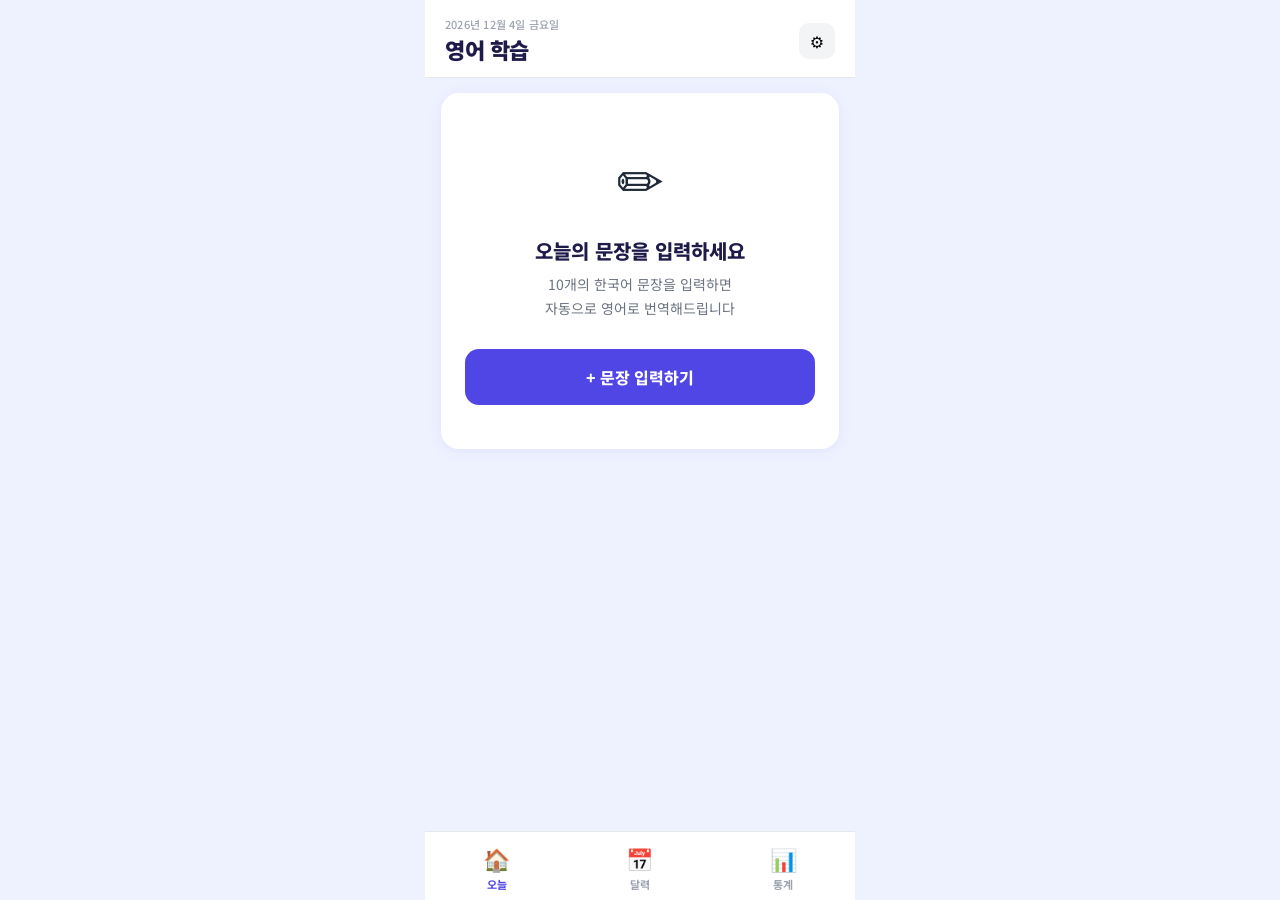
<file: app/index.html>
<!DOCTYPE html>
<html lang="ko">
<head>
  <meta charset="utf-8">
  <meta name="viewport" content="width=device-width, initial-scale=1, maximum-scale=1, viewport-fit=cover">
  <title>영어 학습 · 매일 문장 반복</title>
  <meta name="description" content="매일 한국어 10문장을 영어로 번역하고, 음성으로 반복 학습하는 모바일 앱">

  <!-- PWA -->
  <link rel="manifest" href="./manifest.webmanifest">
  <meta name="theme-color" content="#4F46E5">
  <meta name="mobile-web-app-capable" content="yes">
  <meta name="apple-mobile-web-app-capable" content="yes">
  <meta name="apple-mobile-web-app-status-bar-style" content="default">
  <meta name="apple-mobile-web-app-title" content="영어 학습">
  <link rel="apple-touch-icon" href="./icons/apple-touch-icon-180.png">
  <link rel="icon" type="image/png" href="./icons/icon-192.png">

  <!-- Fonts -->
  <link rel="preconnect" href="https://fonts.googleapis.com">
  <link rel="preconnect" href="https://fonts.gstatic.com" crossorigin>
  <link href="https://fonts.googleapis.com/css2?family=Noto+Sans+KR:wght@400;500;700;900&display=swap" rel="stylesheet">

  <link rel="stylesheet" href="./styles.css">
</head>
<body>
  <div id="app"></div>
  <script src="./app.js" defer></script>
  <script>
    if ('serviceWorker' in navigator) {
      window.addEventListener('load', function () {
        navigator.serviceWorker.register('./service-worker.js').catch(function (e) {
          console.warn('SW registration failed', e);
        });
      });
    }
  </script>
</body>
</html>
</file>
<file: app/styles.css>
/* Base reset + keyframes — ported from the design prototype.
   Most component styling is applied inline in app.js to stay pixel-perfect. */
* { box-sizing: border-box; -webkit-tap-highlight-color: transparent; }

html, body { height: 100%; }

body {
  margin: 0;
  font-family: 'Noto Sans KR', system-ui, -apple-system, 'Apple SD Gothic Neo', sans-serif;
  background: #EEF2FF;
  overscroll-behavior: none;
  color: #1F2937;
  -webkit-font-smoothing: antialiased;
  text-rendering: optimizeLegibility;
}

::-webkit-scrollbar { display: none; }

#app { min-height: 100vh; min-height: 100dvh; }

@keyframes fadeUp { from { opacity: 0; transform: translateY(10px); } to { opacity: 1; transform: translateY(0); } }
@keyframes pulse { 0%, 100% { transform: scaleY(1); opacity: 1; } 50% { transform: scaleY(0.4); opacity: 0.6; } }

/* Inputs inherit the app font */
textarea, input, button { font-family: inherit; }

/* Prevent Korean words from breaking mid-syllable */
textarea, p, span, div { word-break: keep-all; overflow-wrap: break-word; }
</file>
